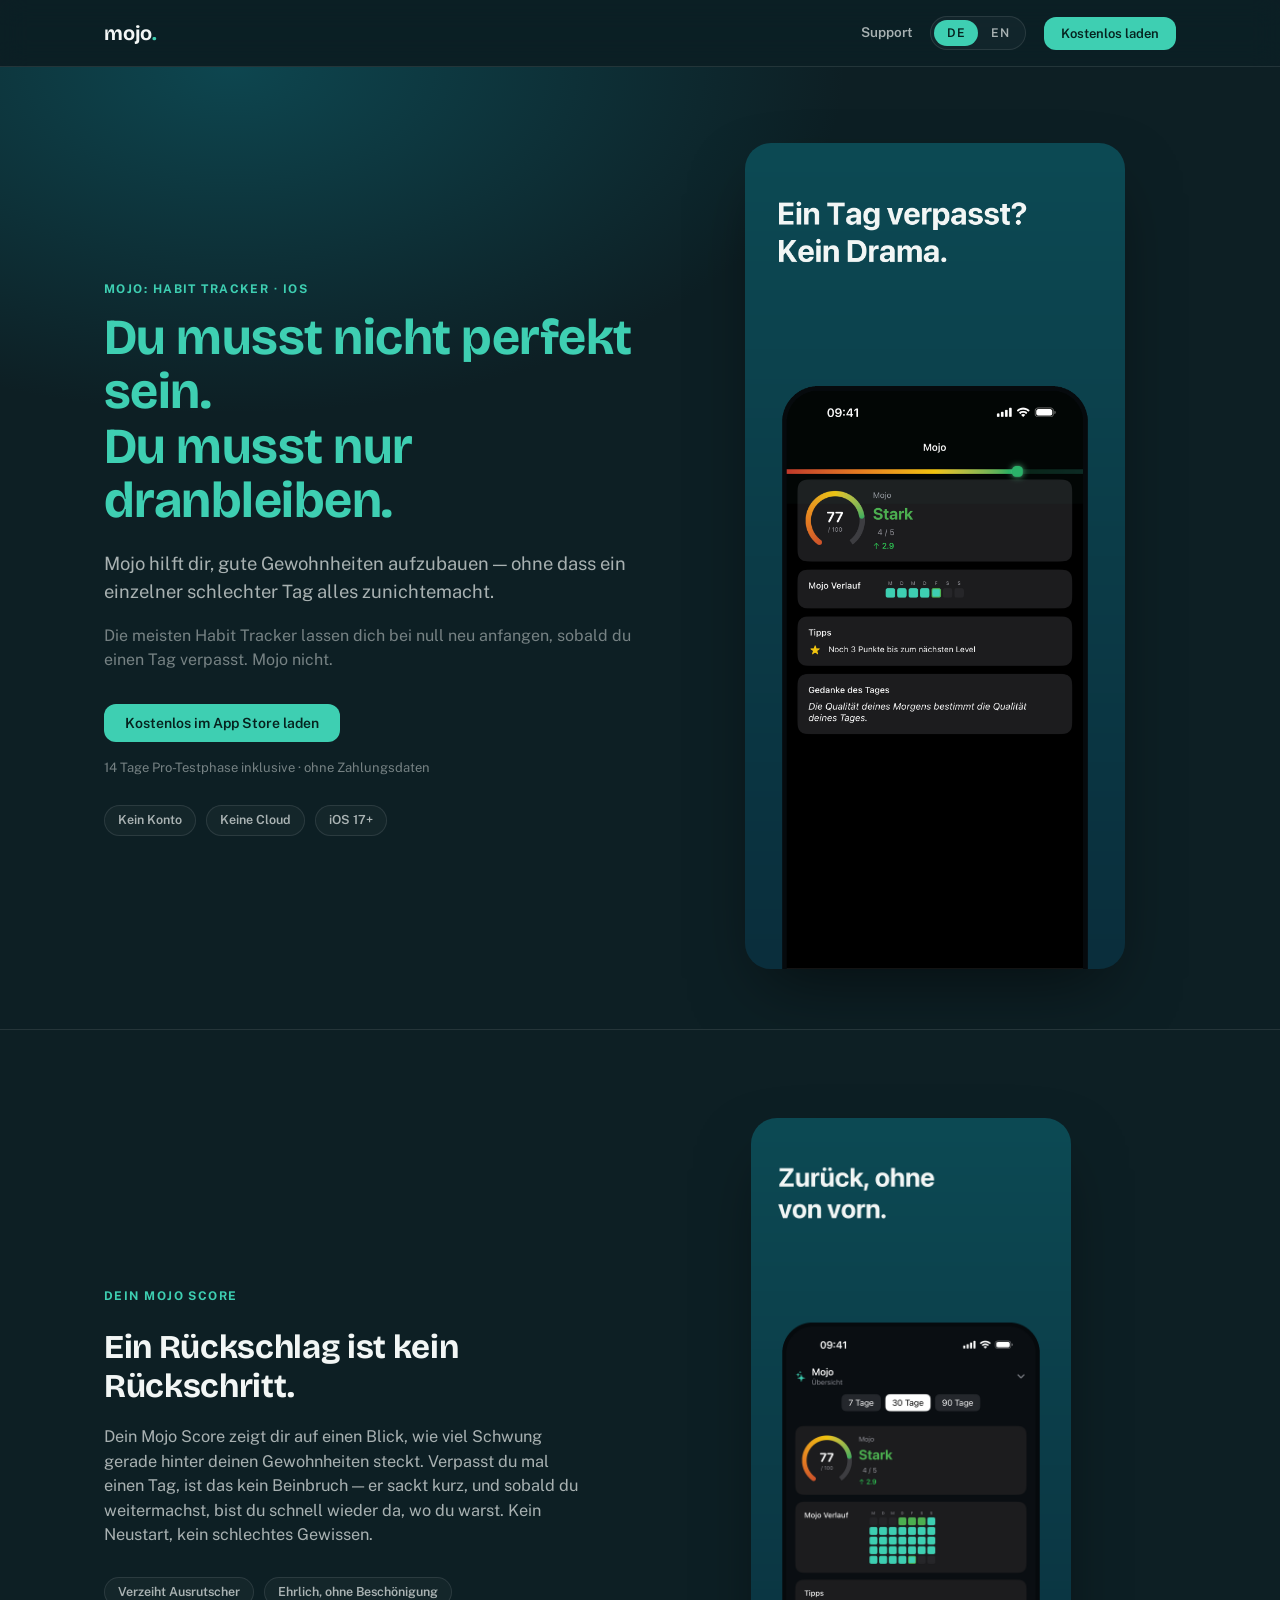
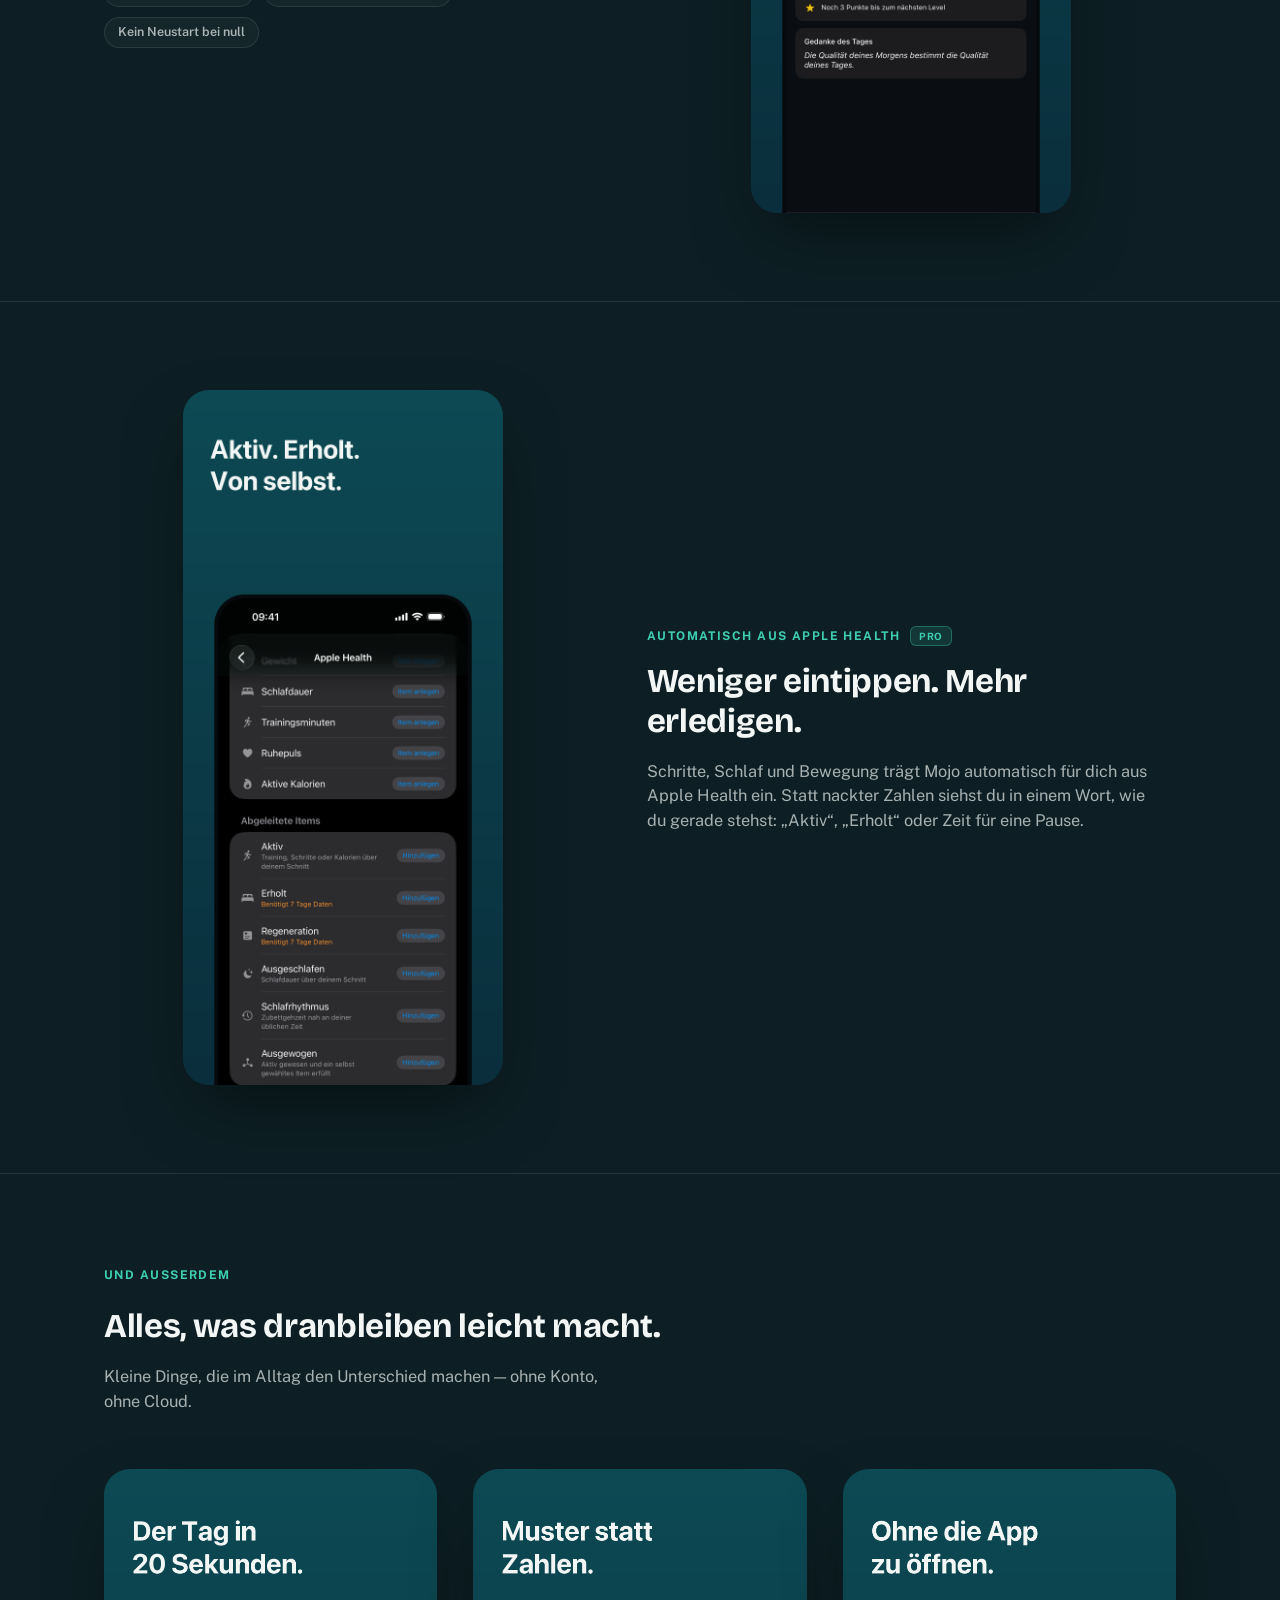
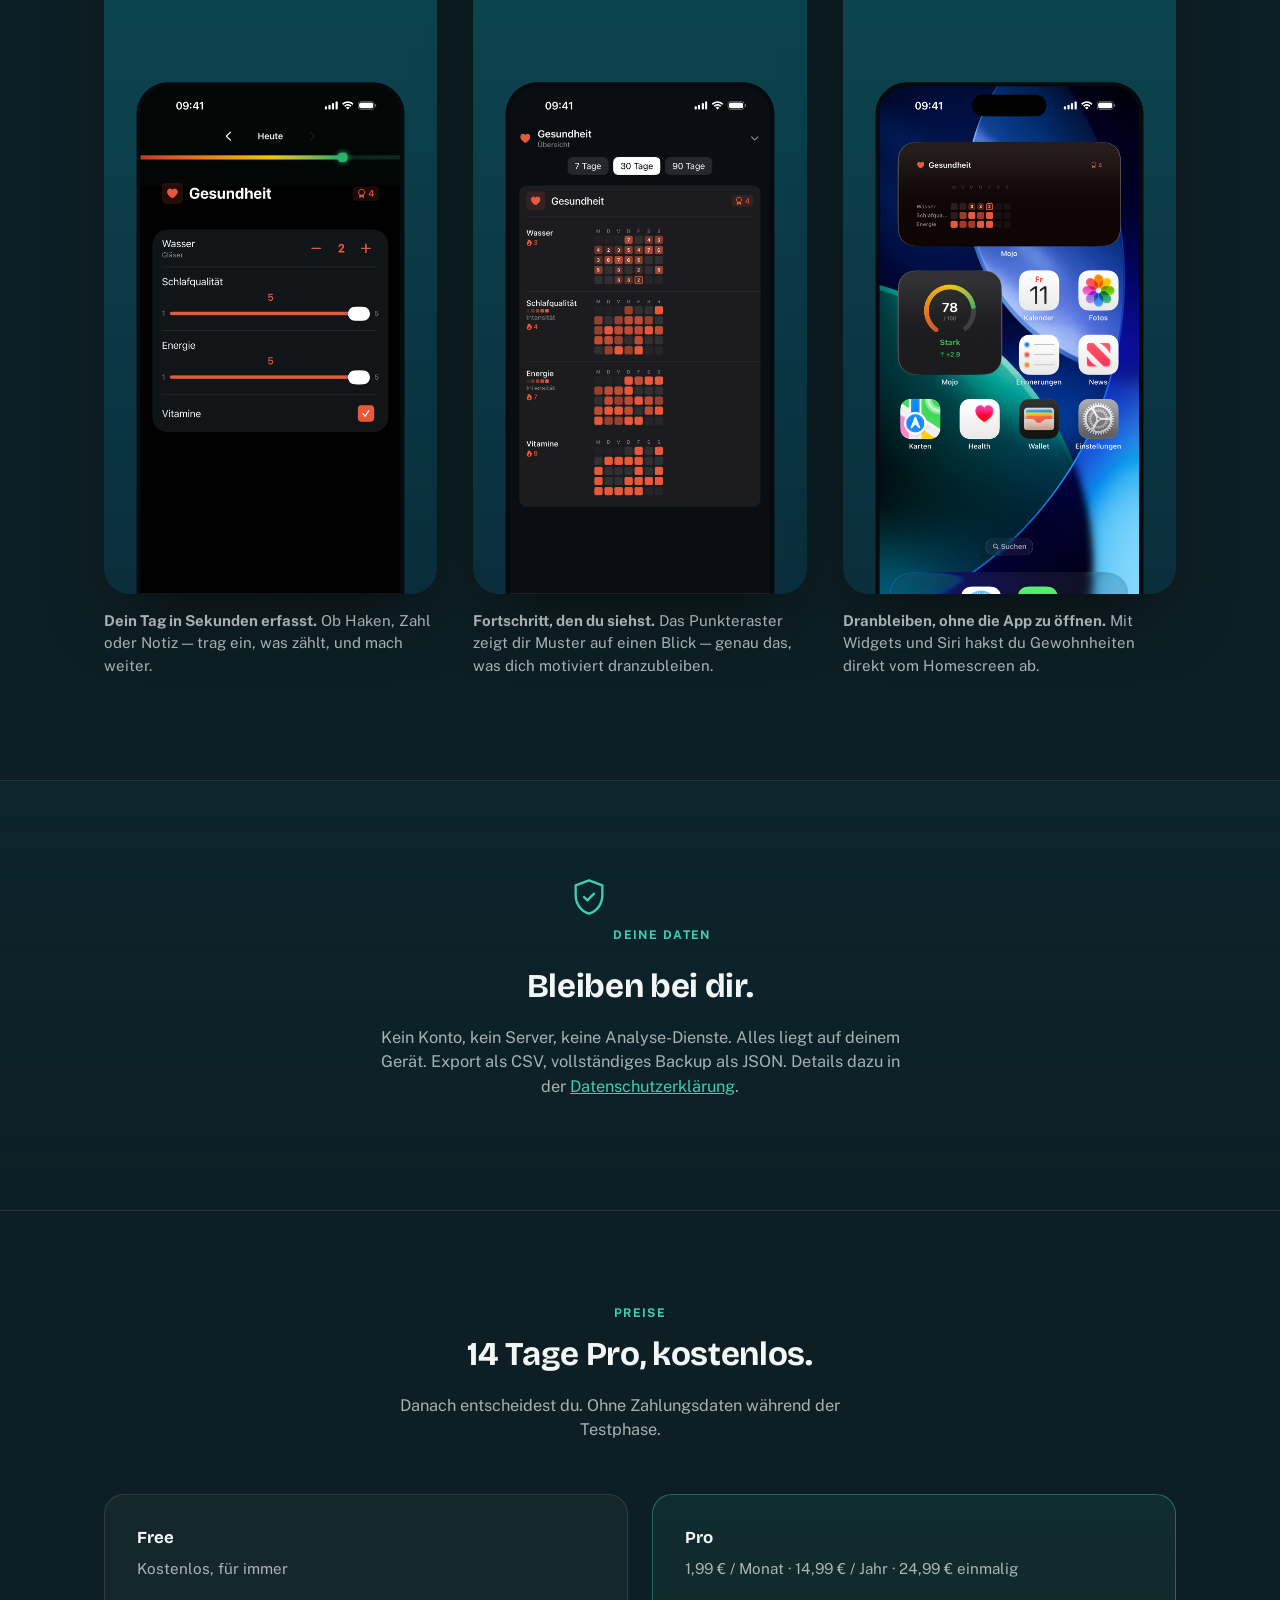
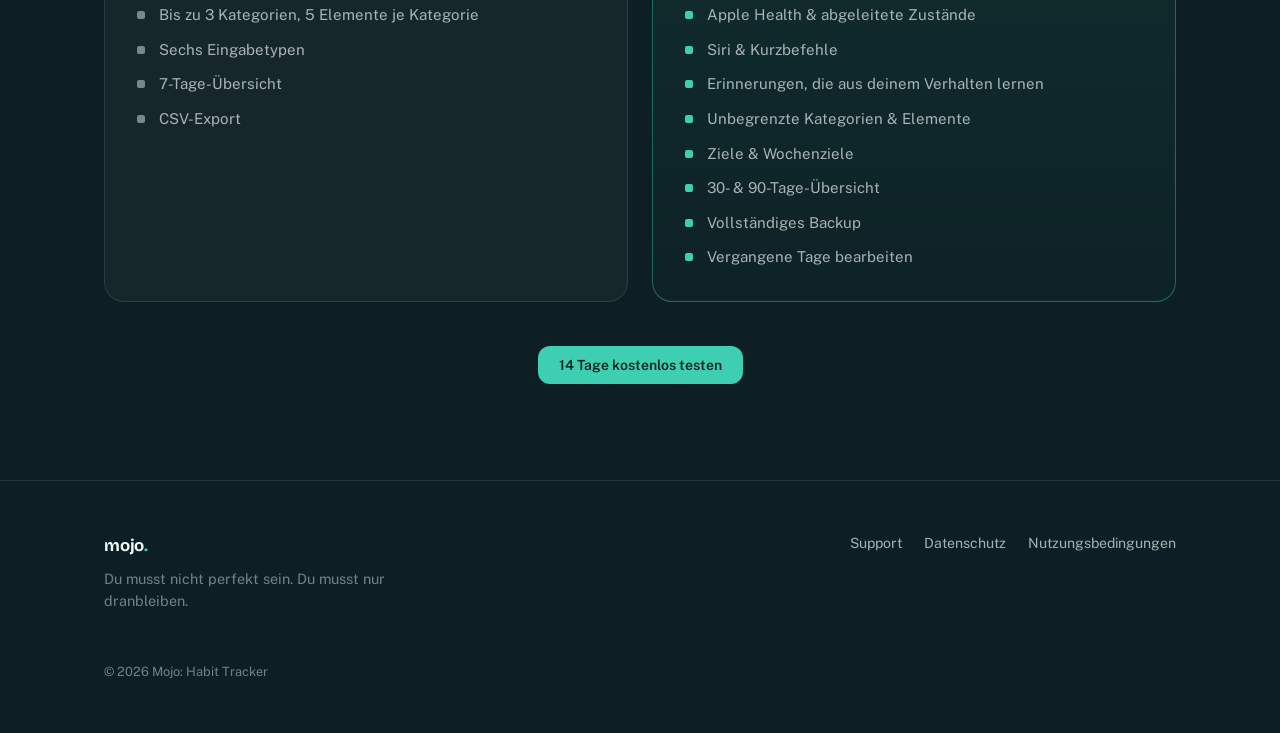
<file: index.html>
<!DOCTYPE html>
<html lang="de">
<head>
<meta charset="UTF-8">
<meta name="viewport" content="width=device-width, initial-scale=1.0">
<title>Mojo — Gewohnheiten &amp; Mojo Score</title>
<link rel="preconnect" href="https://fonts.googleapis.com">
<link rel="preconnect" href="https://fonts.gstatic.com" crossorigin>
<link href="https://fonts.googleapis.com/css2?family=Bricolage+Grotesque:opsz,wght@12..96,500;12..96,600;12..96,700;12..96,800&family=Public+Sans:wght@400;500;600;700&display=swap" rel="stylesheet">
<link rel="stylesheet" href="style.css">
</head>
<body>

<header>
  <div class="wrap navbar">
    <a class="logo" href="index.html">mojo<span>.</span></a>
    <div class="nav-right">
      <nav class="nav-links">
        <a href="support.html"><span class="lang-de">Support</span><span class="lang-en">Support</span></a>
      </nav>
      <div class="lang-switch" role="group" aria-label="Sprache / Language">
        <button type="button" data-lang-btn="de" aria-pressed="true">DE</button>
        <button type="button" data-lang-btn="en" aria-pressed="false">EN</button>
      </div>
      <a class="btn btn-primary btn-sm" href="https://apps.apple.com/app/id6764043827" target="_blank" rel="noopener">
        <span class="lang-de">Kostenlos laden</span><span class="lang-en">Get it free</span>
      </a>
    </div>
  </div>
</header>

<!-- ================= HERO ================= -->
<section class="hero">
  <div class="wrap hero-grid">
    <div>
      <span class="kicker">Mojo: Habit Tracker · iOS</span>
      <h1>
        <span class="lang-de">Du musst nicht perfekt sein.<br><span>Du musst nur dranbleiben.</span></span>
        <span class="lang-en block">You don't have to be perfect.<br><span>You just have to keep going.</span></span>
      </h1>
      <p class="lede">
        <span class="lang-de">Mojo hilft dir, gute Gewohnheiten aufzubauen — ohne dass ein einzelner schlechter Tag alles zunichtemacht.</span>
        <span class="lang-en block">Mojo helps you build good habits — without letting one bad day undo everything.</span>
      </p>
      <p class="lede-sm">
        <span class="lang-de">Die meisten Habit Tracker lassen dich bei null neu anfangen, sobald du einen Tag verpasst. Mojo nicht.</span>
        <span class="lang-en block">Most habit trackers make you start over from zero the moment you miss a day. Mojo doesn't.</span>
      </p>
      <div class="cta-row">
        <a class="btn btn-primary" href="https://apps.apple.com/app/id6764043827" id="app-store" target="_blank" rel="noopener">
          <span class="lang-de">Kostenlos im App Store laden</span><span class="lang-en">Get it free on the App Store</span>
        </a>
        <span class="micro">
          <span class="lang-de">14 Tage Pro-Testphase inklusive · ohne Zahlungsdaten</span>
          <span class="lang-en block">14-day Pro trial included · no credit card</span>
        </span>
      </div>
      <div class="chips">
        <span class="chip"><span class="lang-de">Kein Konto</span><span class="lang-en">No account</span></span>
        <span class="chip"><span class="lang-de">Keine Cloud</span><span class="lang-en">No cloud</span></span>
        <span class="chip">iOS 17+</span>
      </div>
    </div>
    <div class="shot-wrap">
      <img class="shot" data-de="mojo_store/dark/6.9/de/01_score.png" data-en="mojo_store/dark/6.9/en/01_score.png"
           src="mojo_store/dark/6.9/de/01_score.png"
           data-alt-de="Mojo Score Ansicht: 68, Level Strong, Punkteraster mit Lücken"
           data-alt-en="Mojo Score view: 68, Strong level, dot grid with gaps"
           alt="Mojo Score Ansicht: 68, Level Strong, Punkteraster mit Lücken">
    </div>
  </div>
</section>

<!-- ================= DEIN MOJO SCORE ================= -->
<section class="feature">
  <div class="wrap feature-grid">
    <div class="col-text">
      <span class="kicker"><span class="lang-de">Dein Mojo Score</span><span class="lang-en">Your Mojo Score</span></span>
      <h2>
        <span class="lang-de">Ein Rückschlag ist kein Rückschritt.</span>
        <span class="lang-en block">A setback isn't a step back.</span>
      </h2>
      <p class="body-copy">
        <span class="lang-de">Dein Mojo Score zeigt dir auf einen Blick, wie viel Schwung gerade hinter deinen Gewohnheiten steckt. Verpasst du mal einen Tag, ist das kein Beinbruch — er sackt kurz, und sobald du weitermachst, bist du schnell wieder da, wo du warst. Kein Neustart, kein schlechtes Gewissen.</span>
        <span class="lang-en block">Your Mojo Score shows at a glance how much momentum is behind your habits. Miss a day, and it's not a big deal — it dips briefly, and the moment you get back to it, you're quickly back where you were. No restarting, no guilt.</span>
      </p>
      <div class="stat-row">
        <div class="chip"><span class="lang-de">Verzeiht Ausrutscher</span><span class="lang-en">Forgives slip-ups</span></div>
        <div class="chip"><span class="lang-de">Ehrlich, ohne Beschönigung</span><span class="lang-en">Honest, no sugar-coating</span></div>
        <div class="chip"><span class="lang-de">Kein Neustart bei null</span><span class="lang-en">Never back to zero</span></div>
      </div>
    </div>
    <div class="col-shot">
      <div class="shot-wrap">
        <img class="shot" data-de="mojo_store/dark/6.9/de/02_verlauf.png" data-en="mojo_store/dark/6.9/en/02_verlauf.png"
             src="mojo_store/dark/6.9/de/02_verlauf.png"
             alt="30-Tage-Verlauf: Einbruch und anschließende Erholung des Mojo Score">
      </div>
    </div>
  </div>
</section>

<!-- ================= APPLE HEALTH ================= -->
<section class="feature">
  <div class="wrap feature-grid reverse">
    <div class="col-text">
      <span class="kicker with-tag">
        <span class="lang-de">Automatisch aus Apple Health</span><span class="lang-en">Automatic from Apple Health</span>
        <span class="tag-pro">PRO</span>
      </span>
      <h2>
        <span class="lang-de">Weniger eintippen. Mehr erledigen.</span>
        <span class="lang-en block">Less typing. More doing.</span>
      </h2>
      <p class="body-copy">
        <span class="lang-de">Schritte, Schlaf und Bewegung trägt Mojo automatisch für dich aus Apple Health ein. Statt nackter Zahlen siehst du in einem Wort, wie du gerade stehst: „Aktiv“, „Erholt“ oder Zeit für eine Pause.</span>
        <span class="lang-en block">Steps, sleep and workouts get logged for you automatically from Apple Health. Instead of raw numbers, you see in one word how you're doing right now: "Active", "Rested", or time for a break.</span>
      </p>
    </div>
    <div class="col-shot">
      <div class="shot-wrap">
        <img class="shot" data-de="mojo_store/dark/6.9/de/03_abgeleitet.png" data-en="mojo_store/dark/6.9/en/03_abgeleitet.png"
             src="mojo_store/dark/6.9/de/03_abgeleitet.png"
             alt="Kategorie Gesundheit mit abgeleiteten Zuständen: Aktiv, Erholt, Regeneration">
      </div>
    </div>
  </div>
</section>

<!-- ================= ALLES WEITERE (3-up) ================= -->
<section class="feature">
  <div class="wrap">
    <div class="section-head">
      <span class="kicker"><span class="lang-de">Und ausserdem</span><span class="lang-en">And also</span></span>
      <h2>
        <span class="lang-de">Alles, was dranbleiben leicht macht.</span>
        <span class="lang-en block">Everything that makes sticking with it easy.</span>
      </h2>
      <p class="body-copy">
        <span class="lang-de">Kleine Dinge, die im Alltag den Unterschied machen — ohne Konto, ohne Cloud.</span>
        <span class="lang-en block">Small things that make the difference day to day — no account, no cloud.</span>
      </p>
    </div>
    <div class="tri">
      <figure>
        <div class="shot-wrap">
          <img class="shot" data-de="mojo_store/dark/6.9/de/04_tracking.png" data-en="mojo_store/dark/6.9/en/04_tracking.png"
               src="mojo_store/dark/6.9/de/04_tracking.png" alt="Kategorie-Ansicht mit gemischten Eingabetypen">
        </div>
        <p>
          <span class="lang-de"><strong>Dein Tag in Sekunden erfasst.</strong> Ob Haken, Zahl oder Notiz — trag ein, was zählt, und mach weiter.</span>
          <span class="lang-en block"><strong>Your day, logged in seconds.</strong> Whether it's a tick, a number or a note — log what matters and move on.</span>
        </p>
      </figure>
      <figure>
        <div class="shot-wrap">
          <img class="shot" data-de="mojo_store/dark/6.9/de/05_uebersicht.png" data-en="mojo_store/dark/6.9/en/05_uebersicht.png"
               src="mojo_store/dark/6.9/de/05_uebersicht.png" alt="Kompaktes Dot-Grid über 30 Tage">
        </div>
        <p>
          <span class="lang-de"><strong>Fortschritt, den du siehst.</strong> Das Punkteraster zeigt dir Muster auf einen Blick — genau das, was dich motiviert dranzubleiben.</span>
          <span class="lang-en block"><strong>Progress you can see.</strong> The dot grid shows patterns at a glance — exactly what keeps you motivated to continue.</span>
        </p>
      </figure>
      <figure>
        <div class="shot-wrap">
          <img class="shot" data-de="mojo_store/dark/6.9/de/06_widgets.png" data-en="mojo_store/dark/6.9/en/06_widgets.png"
               src="mojo_store/dark/6.9/de/06_widgets.png" alt="Home Screen mit zwei Mojo Widgets">
        </div>
        <p>
          <span class="lang-de"><strong>Dranbleiben, ohne die App zu öffnen.</strong> Mit Widgets und Siri hakst du Gewohnheiten direkt vom Homescreen ab.</span>
          <span class="lang-en block"><strong>Stay on track without opening the app.</strong> With widgets and Siri, check off habits right from your Home Screen.</span>
        </p>
      </figure>
    </div>
  </div>
</section>

<!-- ================= PRIVACY TEASER ================= -->
<section class="privacy">
  <div class="wrap">
    <svg class="icon" width="40" height="40" viewBox="0 0 24 24" fill="none" aria-hidden="true">
      <path d="M12 2L4 5v6c0 5.25 3.4 9.74 8 11 4.6-1.26 8-5.75 8-11V5l-8-3z" stroke="#3ECFB2" stroke-width="1.4" stroke-linejoin="round"/>
      <path d="M9 12l2 2 4-4" stroke="#3ECFB2" stroke-width="1.4" stroke-linecap="round" stroke-linejoin="round"/>
    </svg>
    <span class="kicker"><span class="lang-de">Deine Daten</span><span class="lang-en">Your data</span></span>
    <h2><span class="lang-de">Bleiben bei dir.</span><span class="lang-en">Stays with you.</span></h2>
    <p class="body-copy">
      <span class="lang-de">Kein Konto, kein Server, keine Analyse-Dienste. Alles liegt auf deinem Gerät. Export als CSV, vollständiges Backup als JSON. Details dazu in der <a href="privacy.html" style="color:var(--mint); text-decoration:underline;">Datenschutzerklärung</a>.</span>
      <span class="lang-en block">No account, no server, no analytics services. Everything stays on your device. Export as CSV, full backup as JSON. Details in the <a href="privacy.html" style="color:var(--mint); text-decoration:underline;">Privacy Policy</a>.</span>
    </p>
  </div>
</section>

<!-- ================= PRICING ================= -->
<section class="pricing">
  <div class="wrap">
    <div class="pricing-head">
      <span class="kicker"><span class="lang-de">Preise</span><span class="lang-en">Pricing</span></span>
      <h2><span class="lang-de">14 Tage Pro, kostenlos.</span><span class="lang-en">14 days of Pro, on us.</span></h2>
      <p class="body-copy">
        <span class="lang-de">Danach entscheidest du. Ohne Zahlungsdaten während der Testphase.</span>
        <span class="lang-en block">Then you decide. No payment details during the trial.</span>
      </p>
    </div>

    <div class="plans">
      <div class="plan free">
        <div class="plan-name">Free</div>
        <div class="plan-price"><span class="lang-de">Kostenlos, für immer</span><span class="lang-en">Free, forever</span></div>
        <ul>
          <li><span class="lang-de">Bis zu 3 Kategorien, 5 Elemente je Kategorie</span><span class="lang-en">Up to 3 categories, 5 items per category</span></li>
          <li><span class="lang-de">Sechs Eingabetypen</span><span class="lang-en">Six input types</span></li>
          <li><span class="lang-de">7-Tage-Übersicht</span><span class="lang-en">7-day overview</span></li>
          <li><span class="lang-de">CSV-Export</span><span class="lang-en">CSV export</span></li>
        </ul>
      </div>
      <div class="plan pro">
        <div class="plan-name">Pro</div>
        <div class="plan-price">
          <span class="lang-de">1,99&nbsp;€ / Monat · 14,99&nbsp;€ / Jahr · 24,99&nbsp;€ einmalig</span>
          <span class="lang-en block">€1.99 / month · €14.99 / year · €24.99 one-time</span>
        </div>
        <ul>
          <li><span class="lang-de">Apple Health &amp; abgeleitete Zustände</span><span class="lang-en">Apple Health &amp; derived states</span></li>
          <li><span class="lang-de">Siri &amp; Kurzbefehle</span><span class="lang-en">Siri &amp; Shortcuts</span></li>
          <li><span class="lang-de">Erinnerungen, die aus deinem Verhalten lernen</span><span class="lang-en">Reminders that learn from your behavior</span></li>
          <li><span class="lang-de">Unbegrenzte Kategorien &amp; Elemente</span><span class="lang-en">Unlimited categories &amp; items</span></li>
          <li><span class="lang-de">Ziele &amp; Wochenziele</span><span class="lang-en">Goals &amp; weekly targets</span></li>
          <li><span class="lang-de">30- &amp; 90-Tage-Übersicht</span><span class="lang-en">30- &amp; 90-day overview</span></li>
          <li><span class="lang-de">Vollständiges Backup</span><span class="lang-en">Full backup &amp; restore</span></li>
          <li><span class="lang-de">Vergangene Tage bearbeiten</span><span class="lang-en">Edit past days</span></li>
        </ul>
      </div>
    </div>

    <div class="trial-cta">
      <a class="btn btn-primary" href="https://apps.apple.com/app/id6764043827" target="_blank" rel="noopener">
        <span class="lang-de">14 Tage kostenlos testen</span><span class="lang-en">Start your free 14-day trial</span>
      </a>
    </div>
  </div>
</section>

<!-- ================= FOOTER ================= -->
<footer>
  <div class="wrap">
    <div class="foot-grid">
      <div>
        <div class="logo" style="font-size:1.05rem;">mojo<span>.</span></div>
        <p class="foot-tag">
          <span class="lang-de">Du musst nicht perfekt sein. Du musst nur dranbleiben.</span>
          <span class="lang-en block">You don't have to be perfect. You just have to keep going.</span>
        </p>
      </div>
      <div class="foot-links">
        <a href="support.html">
          <span class="lang-de">Support</span><span class="lang-en">Support</span>
        </a>
        <a href="privacy.html">
          <span class="lang-de">Datenschutz</span><span class="lang-en">Privacy Policy</span>
        </a>
        <a href="https://www.apple.com/legal/internet-services/itunes/dev/stdeula/" target="_blank" rel="noopener">
          <span class="lang-de">Nutzungsbedingungen</span><span class="lang-en">Terms of Use</span>
        </a>
      </div>
    </div>
    <div class="copyright">© 2026 Mojo: Habit Tracker</div>
  </div>
</footer>

<script src="site.js"></script>
</body>
</html>
</file>
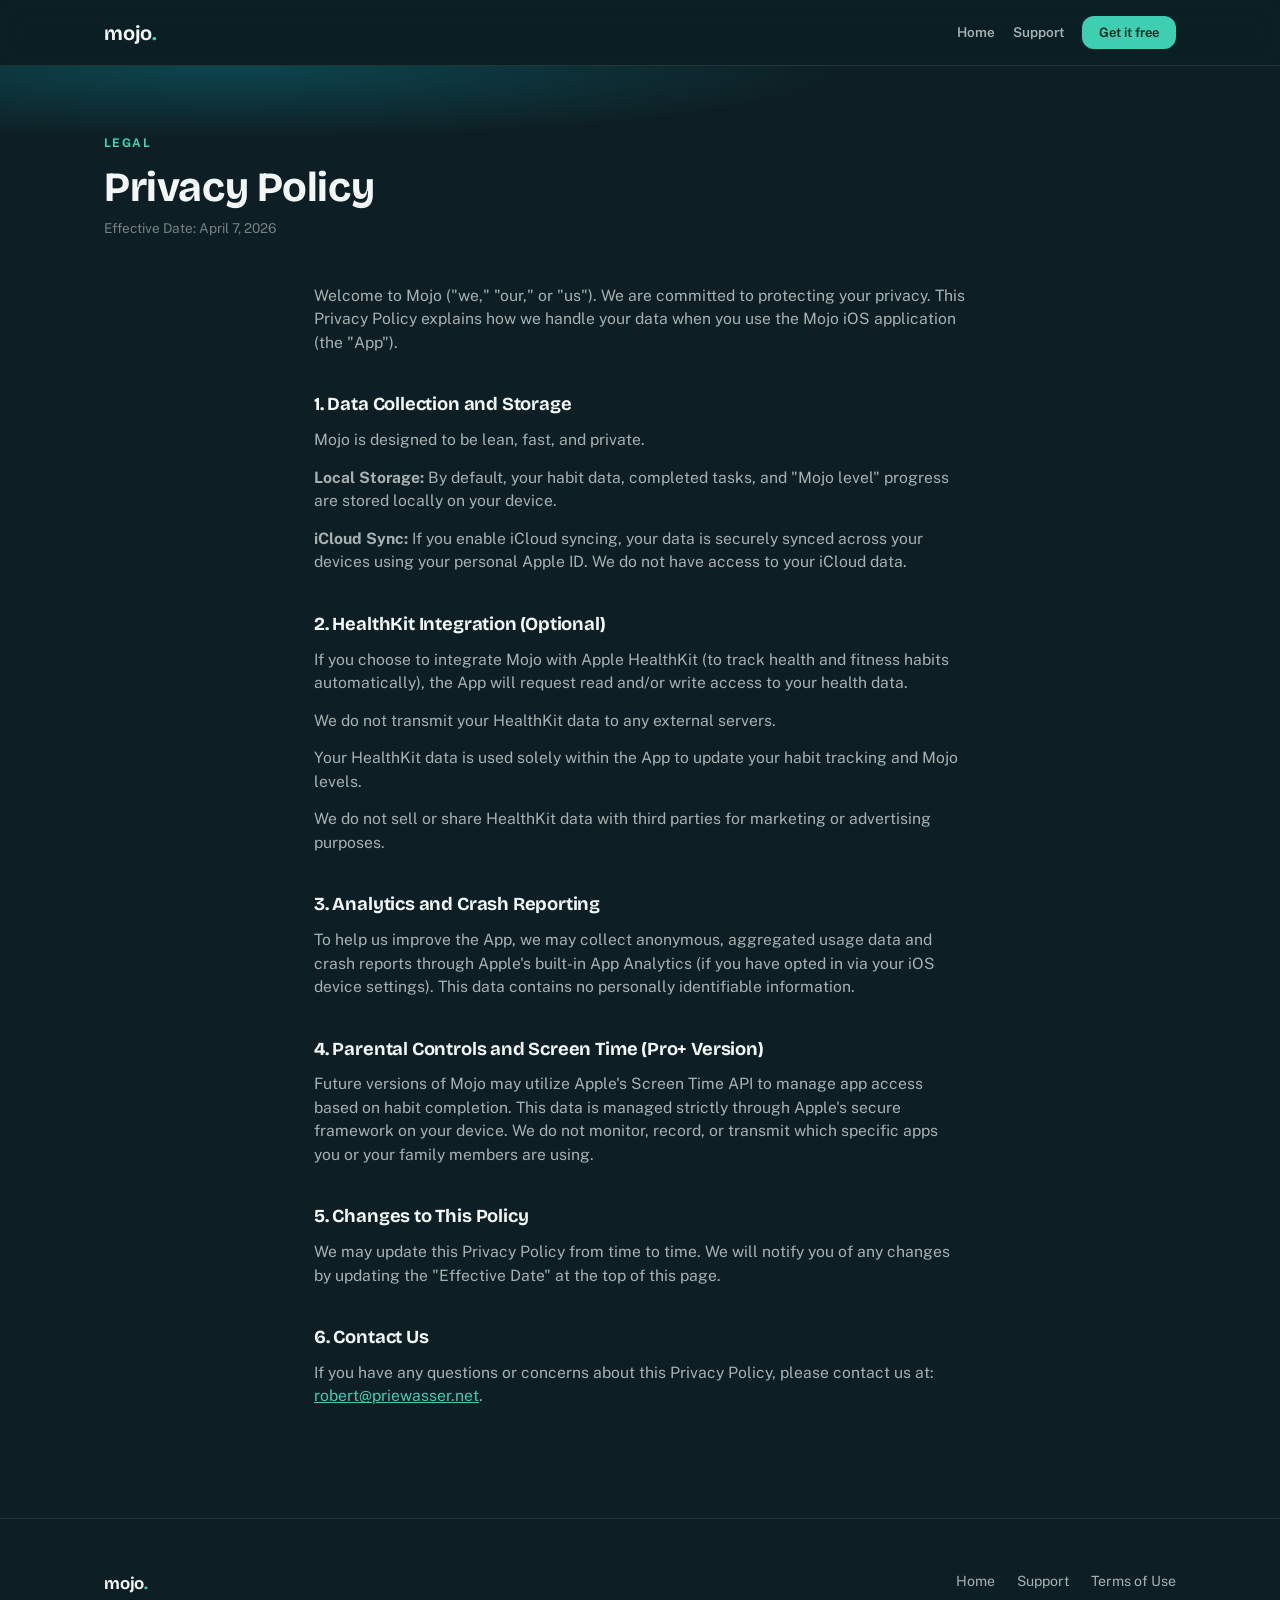
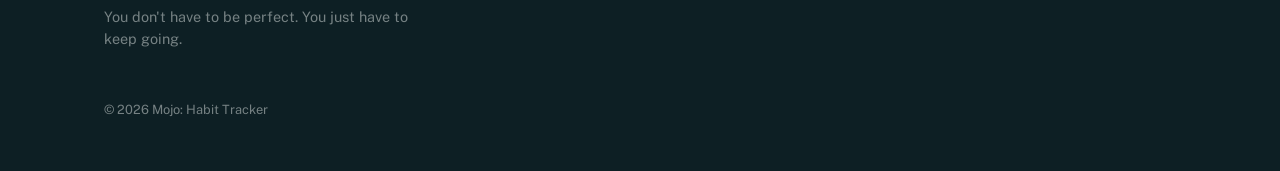
<file: privacy.html>
<!DOCTYPE html>
<html lang="en">
<head>
<meta charset="UTF-8">
<meta name="viewport" content="width=device-width, initial-scale=1.0">
<title>Mojo — Privacy Policy</title>
<link rel="preconnect" href="https://fonts.googleapis.com">
<link rel="preconnect" href="https://fonts.gstatic.com" crossorigin>
<link href="https://fonts.googleapis.com/css2?family=Bricolage+Grotesque:opsz,wght@12..96,500;12..96,600;12..96,700;12..96,800&family=Public+Sans:wght@400;500;600;700&display=swap" rel="stylesheet">
<link rel="stylesheet" href="style.css">
</head>
<body>

<header>
  <div class="wrap navbar">
    <a class="logo" href="index.html">mojo<span>.</span></a>
    <div class="nav-right">
      <nav class="nav-links">
        <a href="index.html">Home</a>
        <a href="support.html">Support</a>
      </nav>
      <a class="btn btn-primary btn-sm" href="https://apps.apple.com/app/id6764043827" target="_blank" rel="noopener">Get it free</a>
    </div>
  </div>
</header>

<section class="page-hero">
  <div class="wrap">
    <span class="kicker">Legal</span>
    <h1>Privacy Policy</h1>
    <p class="legal-updated">Effective Date: April 7, 2026</p>
  </div>
</section>

<section class="legal">
  <div class="wrap legal-body">
    <p>Welcome to Mojo ("we," "our," or "us"). We are committed to protecting your privacy. This Privacy Policy explains how we handle your data when you use the Mojo iOS application (the "App").</p>

    <h2>1. Data Collection and Storage</h2>
    <p>Mojo is designed to be lean, fast, and private.</p>
    <p><strong>Local Storage:</strong> By default, your habit data, completed tasks, and "Mojo level" progress are stored locally on your device.</p>
    <p><strong>iCloud Sync:</strong> If you enable iCloud syncing, your data is securely synced across your devices using your personal Apple ID. We do not have access to your iCloud data.</p>

    <h2>2. HealthKit Integration (Optional)</h2>
    <p>If you choose to integrate Mojo with Apple HealthKit (to track health and fitness habits automatically), the App will request read and/or write access to your health data.</p>
    <p>We do not transmit your HealthKit data to any external servers.</p>
    <p>Your HealthKit data is used solely within the App to update your habit tracking and Mojo levels.</p>
    <p>We do not sell or share HealthKit data with third parties for marketing or advertising purposes.</p>

    <h2>3. Analytics and Crash Reporting</h2>
    <p>To help us improve the App, we may collect anonymous, aggregated usage data and crash reports through Apple's built-in App Analytics (if you have opted in via your iOS device settings). This data contains no personally identifiable information.</p>

    <h2>4. Parental Controls and Screen Time (Pro+ Version)</h2>
    <p>Future versions of Mojo may utilize Apple's Screen Time API to manage app access based on habit completion. This data is managed strictly through Apple's secure framework on your device. We do not monitor, record, or transmit which specific apps you or your family members are using.</p>

    <h2>5. Changes to This Policy</h2>
    <p>We may update this Privacy Policy from time to time. We will notify you of any changes by updating the "Effective Date" at the top of this page.</p>

    <h2>6. Contact Us</h2>
    <p>If you have any questions or concerns about this Privacy Policy, please contact us at: <a href="mailto:robert@priewasser.net" style="color:var(--mint); text-decoration:underline;">robert@priewasser.net</a>.</p>
  </div>
</section>

<!-- ================= FOOTER ================= -->
<footer>
  <div class="wrap">
    <div class="foot-grid">
      <div>
        <div class="logo" style="font-size:1.05rem;">mojo<span>.</span></div>
        <p class="foot-tag">You don't have to be perfect. You just have to keep going.</p>
      </div>
      <div class="foot-links">
        <a href="index.html">Home</a>
        <a href="support.html">Support</a>
        <a href="https://www.apple.com/legal/internet-services/itunes/dev/stdeula/" target="_blank" rel="noopener">Terms of Use</a>
      </div>
    </div>
    <div class="copyright">© 2026 Mojo: Habit Tracker</div>
  </div>
</footer>

</body>
</html>
</file>
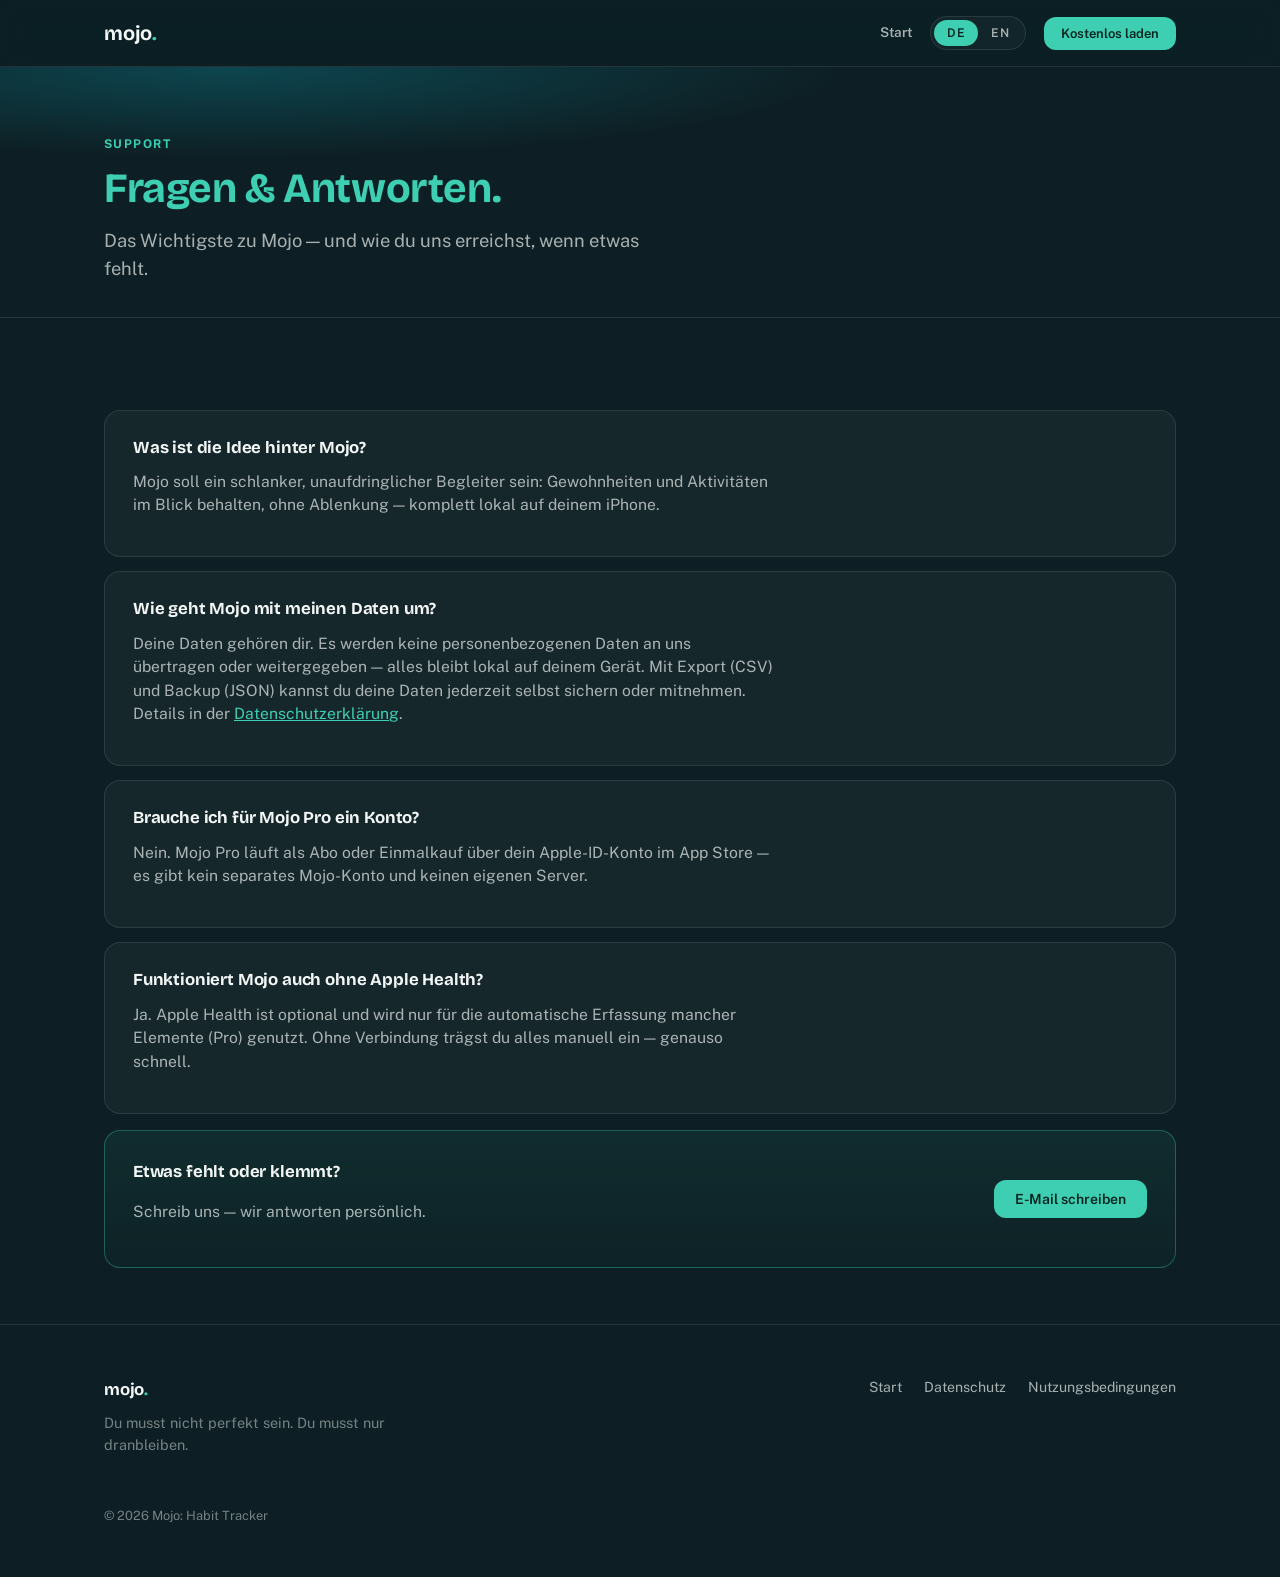
<file: support.html>
<!DOCTYPE html>
<html lang="de">
<head>
<meta charset="UTF-8">
<meta name="viewport" content="width=device-width, initial-scale=1.0">
<title>Mojo — Support</title>
<link rel="preconnect" href="https://fonts.googleapis.com">
<link rel="preconnect" href="https://fonts.gstatic.com" crossorigin>
<link href="https://fonts.googleapis.com/css2?family=Bricolage+Grotesque:opsz,wght@12..96,500;12..96,600;12..96,700;12..96,800&family=Public+Sans:wght@400;500;600;700&display=swap" rel="stylesheet">
<link rel="stylesheet" href="style.css">
</head>
<body>

<header>
  <div class="wrap navbar">
    <a class="logo" href="index.html">mojo<span>.</span></a>
    <div class="nav-right">
      <nav class="nav-links">
        <a href="index.html"><span class="lang-de">Start</span><span class="lang-en">Home</span></a>
      </nav>
      <div class="lang-switch" role="group" aria-label="Sprache / Language">
        <button type="button" data-lang-btn="de" aria-pressed="true">DE</button>
        <button type="button" data-lang-btn="en" aria-pressed="false">EN</button>
      </div>
      <a class="btn btn-primary btn-sm" href="https://apps.apple.com/app/id6764043827" target="_blank" rel="noopener">
        <span class="lang-de">Kostenlos laden</span><span class="lang-en">Get it free</span>
      </a>
    </div>
  </div>
</header>

<section class="page-hero">
  <div class="wrap">
    <span class="kicker"><span class="lang-de">Support</span><span class="lang-en">Support</span></span>
    <h1>
      <span class="lang-de">Fragen &amp; Antworten.</span>
      <span class="lang-en block">Questions &amp; answers.</span>
    </h1>
    <p class="lede">
      <span class="lang-de">Das Wichtigste zu Mojo — und wie du uns erreichst, wenn etwas fehlt.</span>
      <span class="lang-en block">The essentials about Mojo — and how to reach us if something's missing.</span>
    </p>
  </div>
</section>

<section class="faq">
  <div class="wrap">
    <div class="faq-list">
      <div class="faq-item">
        <h3><span class="lang-de">Was ist die Idee hinter Mojo?</span><span class="lang-en">What's the idea behind Mojo?</span></h3>
        <p>
          <span class="lang-de">Mojo soll ein schlanker, unaufdringlicher Begleiter sein: Gewohnheiten und Aktivitäten im Blick behalten, ohne Ablenkung — komplett lokal auf deinem iPhone.</span>
          <span class="lang-en block">Mojo is meant to be a lean, unobtrusive companion: keep track of your habits and activities without distraction — entirely local on your iPhone.</span>
        </p>
      </div>

      <div class="faq-item">
        <h3><span class="lang-de">Wie geht Mojo mit meinen Daten um?</span><span class="lang-en">How does Mojo handle my data?</span></h3>
        <p>
          <span class="lang-de">Deine Daten gehören dir. Es werden keine personenbezogenen Daten an uns übertragen oder weitergegeben — alles bleibt lokal auf deinem Gerät. Mit Export (CSV) und Backup (JSON) kannst du deine Daten jederzeit selbst sichern oder mitnehmen. Details in der <a href="privacy.html" style="color:var(--mint); text-decoration:underline;">Datenschutzerklärung</a>.</span>
          <span class="lang-en block">Your data belongs to you. No personal data is transmitted to us or shared with anyone — everything stays on your device. With CSV export and JSON backup you can save or take your data with you any time. Details in the <a href="privacy.html" style="color:var(--mint); text-decoration:underline;">Privacy Policy</a>.</span>
        </p>
      </div>

      <div class="faq-item">
        <h3><span class="lang-de">Brauche ich für Mojo Pro ein Konto?</span><span class="lang-en">Do I need an account for Mojo Pro?</span></h3>
        <p>
          <span class="lang-de">Nein. Mojo Pro läuft als Abo oder Einmalkauf über dein Apple-ID-Konto im App Store — es gibt kein separates Mojo-Konto und keinen eigenen Server.</span>
          <span class="lang-en block">No. Mojo Pro runs as a subscription or one-time purchase through your Apple ID in the App Store — there's no separate Mojo account and no server of our own.</span>
        </p>
      </div>

      <div class="faq-item">
        <h3><span class="lang-de">Funktioniert Mojo auch ohne Apple Health?</span><span class="lang-en">Does Mojo work without Apple Health?</span></h3>
        <p>
          <span class="lang-de">Ja. Apple Health ist optional und wird nur für die automatische Erfassung mancher Elemente (Pro) genutzt. Ohne Verbindung trägst du alles manuell ein — genauso schnell.</span>
          <span class="lang-en block">Yes. Apple Health is optional and only used to automatically fill in certain items (Pro). Without it, you log everything manually — just as quickly.</span>
        </p>
      </div>
    </div>

    <div class="contact-card">
      <div>
        <h3><span class="lang-de">Etwas fehlt oder klemmt?</span><span class="lang-en">Something missing or broken?</span></h3>
        <p>
          <span class="lang-de">Schreib uns — wir antworten persönlich.</span>
          <span class="lang-en block">Write to us — we reply personally.</span>
        </p>
      </div>
      <a class="btn btn-primary" href="mailto:robert@priewasser.net">
        <span class="lang-de">E-Mail schreiben</span><span class="lang-en">Send an email</span>
      </a>
    </div>
  </div>
</section>

<!-- ================= FOOTER ================= -->
<footer>
  <div class="wrap">
    <div class="foot-grid">
      <div>
        <div class="logo" style="font-size:1.05rem;">mojo<span>.</span></div>
        <p class="foot-tag">
          <span class="lang-de">Du musst nicht perfekt sein. Du musst nur dranbleiben.</span>
          <span class="lang-en block">You don't have to be perfect. You just have to keep going.</span>
        </p>
      </div>
      <div class="foot-links">
        <a href="index.html">
          <span class="lang-de">Start</span><span class="lang-en">Home</span>
        </a>
        <a href="privacy.html">
          <span class="lang-de">Datenschutz</span><span class="lang-en">Privacy Policy</span>
        </a>
        <a href="https://www.apple.com/legal/internet-services/itunes/dev/stdeula/" target="_blank" rel="noopener">
          <span class="lang-de">Nutzungsbedingungen</span><span class="lang-en">Terms of Use</span>
        </a>
      </div>
    </div>
    <div class="copyright">© 2026 Mojo: Habit Tracker</div>
  </div>
</footer>

<script src="site.js"></script>
</body>
</html>
</file>
<file: style.css>
/* ===================================================================
   Mojo — shared site styles (index.html, support.html, privacy.html)
   =================================================================== */

:root{
  --mint:#3ECFB2;
  --petrol:#0A6E7C;
  --navy:#295D90;
  --ink:#0D1F24;
  --ink-soft:#41585E;
  --paper:#F2F6F5;
  --shell-top:#0D4A54;
  --shell-bottom:#0A2E3C;
  --lvl-drained:#E24B4A;
  --lvl-low:#EF9F27;
  --lvl-steady:#F5D020;
  --lvl-strong:#4CAF50;
  --lvl-peak:#3ECFB2;

  --bg:var(--ink);
  --bg-panel:#102A30;
  --text:var(--paper);
  --text-soft:rgba(242,246,245,0.68);
  --text-faint:rgba(242,246,245,0.46);
  --hair:rgba(242,246,245,0.10);
  --card:rgba(242,246,245,0.04);
}

*{box-sizing:border-box;}
html{scroll-behavior:smooth;}
body{
  margin:0;
  background:var(--bg);
  color:var(--text);
  font-family:'Public Sans',-apple-system,BlinkMacSystemFont,sans-serif;
  -webkit-font-smoothing:antialiased;
  line-height:1.5;
  overflow-x:hidden;
}
h1,h2,h3,.num,.logo{
  font-family:'Bricolage Grotesque',system-ui,sans-serif;
  font-weight:700;
  letter-spacing:-0.01em;
  margin:0;
}
img{max-width:100%;}
a{color:inherit;}

.lang-en{display:none;}
body.en-mode .lang-en{display:inline;}
body.en-mode .lang-en.block{display:block;}
body.en-mode .lang-de{display:none;}

.wrap{
  max-width:1120px;
  margin:0 auto;
  padding-inline:24px;
}
@media (max-width:480px){
  .wrap{padding-inline:20px;}
}

/* ---------- NAV ---------- */
header{
  position:sticky; top:0; z-index:50;
  background:rgba(13,31,36,0.72);
  backdrop-filter:blur(14px) saturate(140%);
  border-bottom:1px solid var(--hair);
}
.navbar{
  display:flex; align-items:center; justify-content:space-between;
  padding-block:16px;
}
.logo{font-size:1.25rem; color:var(--paper); text-decoration:none;}
.logo span{color:var(--mint);}
.nav-right{display:flex; align-items:center; gap:18px;}
.nav-links{display:flex; align-items:center; gap:18px;}
.nav-links a{
  font:600 13.5px/1 'Public Sans',sans-serif; color:var(--text-soft);
  text-decoration:none;
}
.nav-links a:hover{color:var(--paper);}
.lang-switch{
  display:flex; border:1px solid var(--hair); border-radius:999px; padding:3px;
  background:rgba(242,246,245,0.03);
}
.lang-switch button{
  appearance:none; border:none; background:transparent; color:var(--text-soft);
  font:600 12px/1 'Public Sans',sans-serif; letter-spacing:0.04em;
  padding:7px 13px; border-radius:999px; cursor:pointer;
}
.lang-switch button[aria-pressed="true"]{background:var(--mint); color:#06231F;}
.btn{
  display:inline-flex; align-items:center; gap:8px;
  font:600 14px/1 'Public Sans',sans-serif;
  padding:11px 20px; border-radius:12px;
  text-decoration:none; cursor:pointer; border:1px solid transparent;
  white-space:nowrap;
}
.btn-primary{background:var(--mint); color:#06231F;}
.btn-primary:hover{background:#5adcc2;}
.btn-ghost{border-color:var(--hair); color:var(--paper);}
.btn-ghost:hover{border-color:rgba(242,246,245,0.3);}
.btn-sm{padding:9px 16px; font-size:13px;}

/* ---------- HERO ---------- */
.hero{
  position:relative;
  padding-block:76px 60px;
  background:
    radial-gradient(80% 60% at 18% 0%, rgba(13,74,84,0.9) 0%, rgba(13,31,36,0) 60%),
    var(--ink);
  overflow:hidden;
}
.hero-grid{
  display:grid; grid-template-columns:1.05fr 0.95fr; gap:56px; align-items:center;
}
.kicker{
  display:inline-block; font:700 12px/1 'Public Sans',sans-serif; letter-spacing:0.12em;
  text-transform:uppercase; color:var(--mint); margin-bottom:16px;
}
.kicker.with-tag{display:flex; align-items:center; gap:10px;}
.tag-pro{
  font:700 10px/1 'Public Sans',sans-serif; letter-spacing:0.06em;
  background:rgba(62,207,178,0.14); color:var(--mint);
  padding:4px 8px; border-radius:6px; border:1px solid rgba(62,207,178,0.35);
}
h1{font-size:clamp(1.9rem, 4.2vw, 3.15rem); line-height:1.08;}
h1 span{color:var(--mint);}
.lede{font-size:1.15rem; color:var(--text-soft); margin-top:22px; max-width:52ch;}
.lede-sm{font-size:1rem; color:var(--text-faint); margin-top:14px; max-width:54ch;}
.cta-row{display:flex; align-items:center; gap:16px; flex-wrap:wrap; margin-top:32px;}
.micro{font-size:13px; color:var(--text-faint);}
.chips{display:flex; gap:10px; flex-wrap:wrap; margin-top:28px;}
.chip{
  font:600 12.5px/1 'Public Sans',sans-serif; color:var(--text-soft);
  border:1px solid var(--hair); padding:8px 13px; border-radius:999px;
  background:rgba(242,246,245,0.03);
}

.shot-wrap{
  border-radius:26px; overflow:hidden; margin:0 auto;
  box-shadow:0 30px 70px -20px rgba(0,0,0,0.55);
  max-width:360px;
}
.shot-wrap img{display:block; width:100%; height:auto;}
.hero .shot-wrap{max-width:380px;}

/* ---------- SECTIONS ---------- */
section.feature{padding-block:88px; border-top:1px solid var(--hair);}
.feature-grid{
  display:grid; grid-template-columns:0.95fr 1.05fr; gap:64px; align-items:center;
}
.feature-grid.reverse .col-text{order:2;}
.feature-grid.reverse .col-shot{order:1;}
h2{font-size:clamp(1.5rem,2.6vw,2.15rem); line-height:1.18; margin-top:10px;}
.body-copy{color:var(--text-soft); font-size:1.02rem; margin-top:18px; max-width:52ch;}

.stat-row{display:flex; gap:10px; margin-top:30px; flex-wrap:wrap;}

.col-shot .shot-wrap{max-width:320px;}

/* three-up gallery */
.tri{
  display:grid; grid-template-columns:repeat(3,1fr); gap:36px; margin-top:56px;
}
.tri figure{margin:0;}
.tri .shot-wrap{max-width:100%;}
.tri p{color:var(--text-soft); font-size:0.94rem; margin-top:16px;}
.section-head{max-width:62ch;}

/* privacy teaser (on index) */
.privacy{
  text-align:center; padding-block:96px; border-top:1px solid var(--hair);
  background:linear-gradient(180deg, rgba(10,46,60,0.35), transparent);
}
.privacy .icon{margin:0 auto 22px;}
.privacy h2{max-width:20ch; margin-inline:auto;}
.privacy .body-copy{margin-inline:auto;}

/* pricing */
.pricing{padding-block:96px; border-top:1px solid var(--hair);}
.pricing-head{text-align:center; max-width:56ch; margin:0 auto;}
.pricing-head .kicker{display:block;}
.plans{
  display:grid; grid-template-columns:1fr 1fr; gap:24px; margin-top:52px;
}
.plan{
  border:1px solid var(--hair); border-radius:20px; padding:32px;
  background:var(--card);
}
.plan.pro{
  border-color:rgba(62,207,178,0.4);
  background:linear-gradient(180deg, rgba(62,207,178,0.08), rgba(62,207,178,0.02));
}
.plan-name{font:700 1.05rem 'Bricolage Grotesque',sans-serif;}
.plan-price{margin-top:10px; color:var(--text-soft); font-size:0.95rem;}
.plan ul{list-style:none; margin:24px 0 0; padding:0; display:flex; flex-direction:column; gap:12px;}
.plan li{
  font-size:0.94rem; color:var(--text-soft); padding-left:22px; position:relative;
}
.plan li::before{
  content:""; position:absolute; left:0; top:7px; width:8px; height:8px;
  border-radius:2px; background:var(--mint);
}
.plan.free li::before{background:var(--text-faint);}
.trial-cta{text-align:center; margin-top:44px;}

/* ---------- PAGE HEADER (support / privacy) ---------- */
.page-hero{
  padding-block:64px 16px;
  background:
    radial-gradient(80% 60% at 18% 0%, rgba(13,74,84,0.9) 0%, rgba(13,31,36,0) 60%),
    var(--ink);
}
.page-hero h1{font-size:clamp(1.8rem,4vw,2.6rem);}
.page-hero .lede{margin-top:16px;}

/* ---------- FAQ (support page) ---------- */
.faq{padding-block:56px; border-top:1px solid var(--hair);}
.faq-list{display:flex; flex-direction:column; gap:14px; margin-top:36px;}
.faq-item{
  border:1px solid var(--hair); border-radius:16px; padding:24px 28px;
  background:var(--card);
}
.faq-item h3{font-size:1.05rem; font-weight:700;}
.faq-item p{color:var(--text-soft); font-size:0.98rem; margin-top:10px; max-width:64ch;}

.contact-card{
  margin-top:16px; border:1px solid rgba(62,207,178,0.35); border-radius:16px;
  padding:28px; background:linear-gradient(180deg, rgba(62,207,178,0.08), rgba(62,207,178,0.02));
  display:flex; align-items:center; justify-content:space-between; gap:20px; flex-wrap:wrap;
}
.contact-card p{color:var(--text-soft); font-size:0.98rem; max-width:44ch;}
.contact-card h3{font-size:1.05rem;}

/* ---------- LEGAL (privacy page) ---------- */
.legal{padding-block:16px 96px;}
.legal-body{max-width:70ch; margin:0 auto;}
.legal-body h2{font-size:1.15rem; margin-top:40px; margin-bottom:12px; color:var(--paper);}
.legal-body h2:first-child{margin-top:0;}
.legal-body p{color:var(--text-soft); font-size:0.98rem; margin:0 0 14px;}
.legal-updated{color:var(--text-faint); font-size:0.85rem; margin-top:8px;}

/* footer */
footer{border-top:1px solid var(--hair); padding-block:52px;}
.foot-grid{display:flex; justify-content:space-between; align-items:flex-start; gap:24px; flex-wrap:wrap;}
.foot-tag{color:var(--text-faint); font-size:0.9rem; max-width:36ch; margin-top:10px;}
.foot-links{display:flex; gap:22px; flex-wrap:wrap;}
.foot-links a{font-size:0.88rem; color:var(--text-soft); text-decoration:none; border-bottom:1px solid transparent;}
.foot-links a:hover{border-color:var(--text-soft);}
.copyright{margin-top:36px; font-size:0.8rem; color:var(--text-faint);}

@media (max-width:900px){
  .hero-grid{grid-template-columns:1fr; text-align:left;}
  .hero .shot-wrap{margin-top:40px; max-width:300px;}
  .feature-grid{grid-template-columns:1fr; gap:36px;}
  .feature-grid.reverse .col-text{order:1;}
  .feature-grid.reverse .col-shot{order:2;}
  .col-shot .shot-wrap{max-width:260px;}
  .tri{grid-template-columns:1fr; max-width:280px; margin-inline:auto;}
  .plans{grid-template-columns:1fr;}
  .foot-grid{flex-direction:column;}
  .contact-card{flex-direction:column; align-items:flex-start;}
  .nav-links{display:none;}
}
</file>
